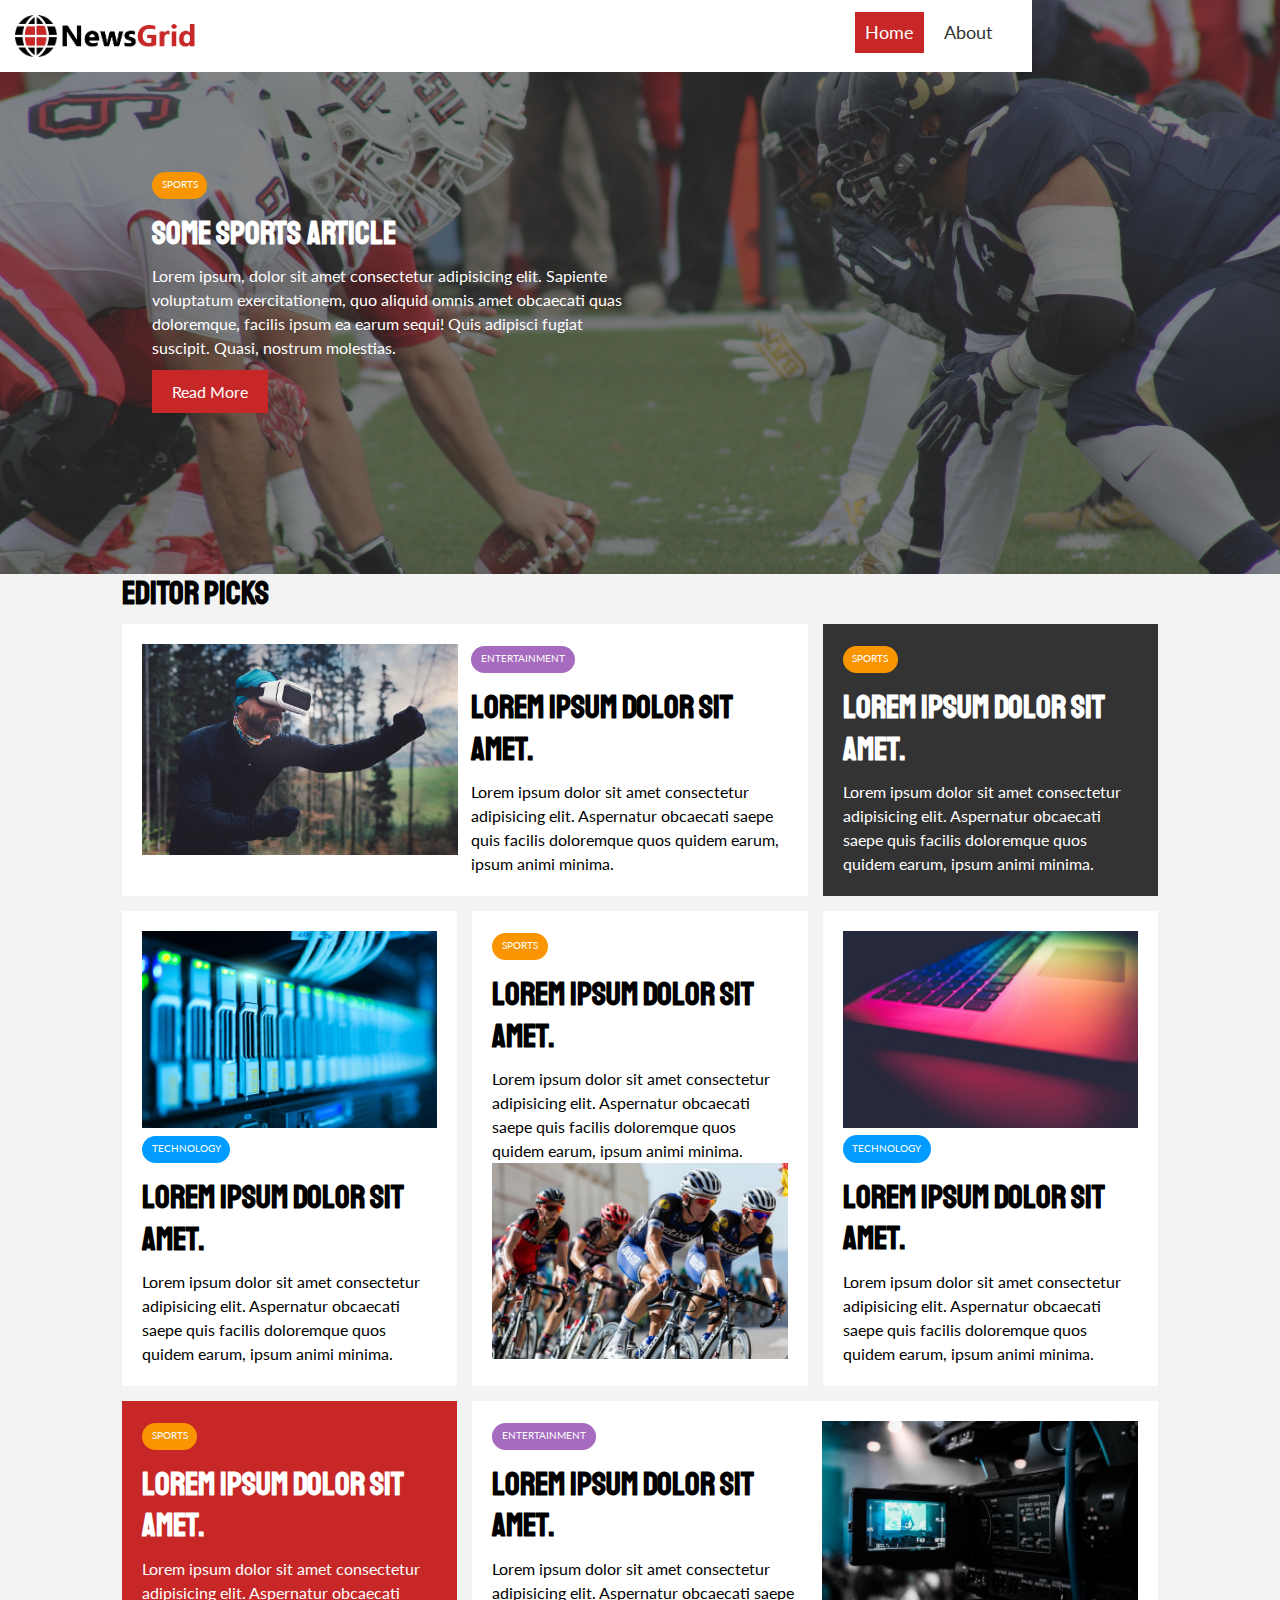
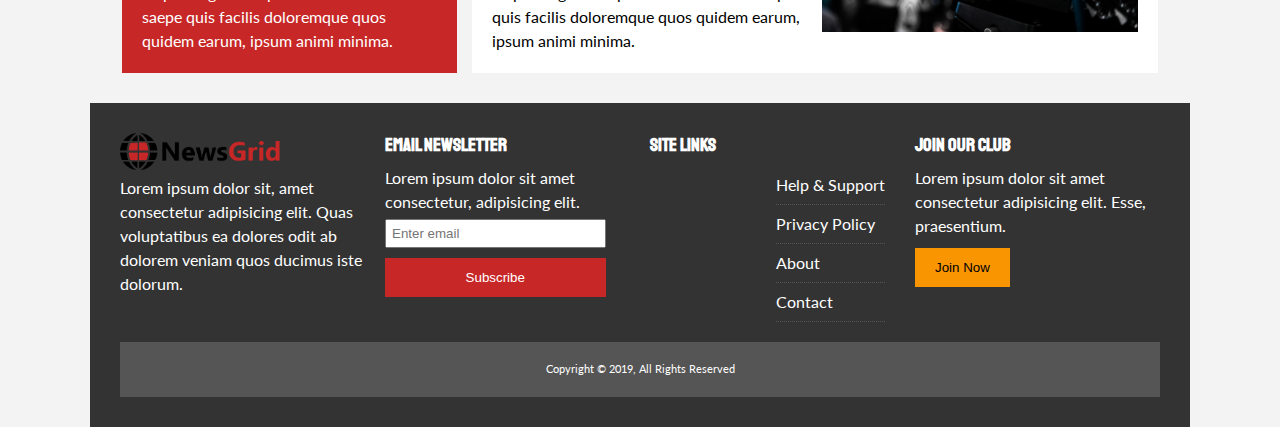
<file: index.html>
<!DOCTYPE html>
<html lang="en">
<head>
    <meta charset="UTF-8">
    <meta http-equiv="X-UA-Compatible" content="IE=edge">
    <meta name="viewport" content="width=device-width, initial-scale=1.0">
    <title>Document</title>
    <link rel="stylesheet" href="https://use.fontawesome.com/releases/v5.6.3/css/all.css" integrity="sha384-UHRtZLI+pbxtHCWp1t77Bi1L4ZtiqrqD80Kn4Z8NTSRyMA2Fd33n5dQ8lWUE00s/" crossorigin="anonymous">
    <link href="https://fonts.googleapis.com/css?family=Lato|Staatliches" rel="stylesheet">
    <link rel="stylesheet" href="style.css">
    <link rel="shortcut icon" type="image/x-icon" href="favicon.ico">
    <title>NewsGrid </title>
</head>
<body>
    <navbar id="navbar">
    <div class="container">
        <img src="img/logo.png">
        <div class="icon"> 
            <a href=""><i class="fab fa-facebook fa-2x"></i></a>
            <a href=""><i class="fab fa-twitter fa-2x"></i></a>
            <a href=""><i class="fab fa-instagram fa-2x"></i></a>
            <a href=""><i class="fab fa-youtube fa-2x"></i></a>
        </div>
        <ul>
            <li><a href="index.html" class="current">Home</a></li>
            <li><a href="about.html">About</a></li>
        </ul>
    </div>
    </navbar>
    <section id="showcase">
        <div class="container">
            <div class="sportscontainer">
            <div class="sport">
                <div class="category category1">SPORTS</div>
                <h1>Some Sports Article</h1>
                <p>Lorem ipsum, dolor sit amet consectetur adipisicing elit. Sapiente voluptatum exercitationem, quo aliquid omnis amet obcaecati quas doloremque, facilis ipsum ea earum sequi! Quis adipisci fugiat suscipit. Quasi, nostrum molestias.</p>
                <a href="article.html" class="btn btn1">Read More</a>
            </div>
            </div>
        </div>
    </section>
    <section id="#editor">
        <div class="container">
            <h1>EDITOR PICKS</h1>
            <div class="grid">
                <article class="card">
                    <img src="img/articles/ent1.jpg">
                <div>
                    <div class="category category2">ENTERTAINMENT</div>
                    <h1>Lorem ipsum dolor sit amet.</h1>
                    <p>Lorem ipsum dolor sit amet consectetur adipisicing elit. Aspernatur obcaecati saepe quis facilis doloremque quos quidem earum, ipsum animi minima.</p>
                </div>
                </article>
                <article class="card card1">
                    <div class="category category1">SPORTS</div>
                    <h1>Lorem ipsum dolor sit amet.</h1>
                    <p>Lorem ipsum dolor sit amet consectetur adipisicing elit. Aspernatur obcaecati saepe quis facilis doloremque quos quidem earum, ipsum animi minima.</p>
                </article>
                <article class="card">
                    <img src="img/articles/tech1.jpg">
                    <div class="category category3">TECHNOLOGY</div>
                    <h1>Lorem ipsum dolor sit amet.</h1>
                    <p>Lorem ipsum dolor sit amet consectetur adipisicing elit. Aspernatur obcaecati saepe quis facilis doloremque quos quidem earum, ipsum animi minima.</p>
                </article>
                <article class="card">
                    <div class="category category1">SPORTS</div>
                    <h1>Lorem ipsum dolor sit amet.</h1>
                    <p>Lorem ipsum dolor sit amet consectetur adipisicing elit. Aspernatur obcaecati saepe quis facilis doloremque quos quidem earum, ipsum animi minima.</p>
                    <img src="img/articles/sports1.jpg">
                </article>
                <article class="card">
                    <img src="img/articles/tech2.jpg">
                    <div class="category category3">TECHNOLOGY</div>
                    <h1>Lorem ipsum dolor sit amet.</h1>
                    <p>Lorem ipsum dolor sit amet consectetur adipisicing elit. Aspernatur obcaecati saepe quis facilis doloremque quos quidem earum, ipsum animi minima.</p>
                </article>
                <article class="card card2">
                    <div class="category category1">SPORTS</div>
                    <h1>Lorem ipsum dolor sit amet.</h1>
                    <p>Lorem ipsum dolor sit amet consectetur adipisicing elit. Aspernatur obcaecati saepe quis facilis doloremque quos quidem earum, ipsum animi minima.</p>
                
                </article>
                <article class="card">
                    <div>
                    <div class="category category2">ENTERTAINMENT</div>
                    <h1>Lorem ipsum dolor sit amet.</h1>
                    <p>Lorem ipsum dolor sit amet consectetur adipisicing elit. Aspernatur obcaecati saepe quis facilis doloremque quos quidem earum, ipsum animi minima.</p>
                    </div>
                    <img src="img/articles/ent2.jpg">
                </article>    
            </div>
        </div>  
    </section>
    <footer class="footer">
        <div class="container footercont">
            <div class="foot"> 
                <img src="img/logo.png">
                <p>Lorem ipsum dolor sit, amet consectetur adipisicing elit. Quas voluptatibus ea dolores odit ab dolorem veniam quos ducimus iste dolorum.</p>
            </div>
            <div class="foot"> 
                <h3>EMAIL NEWSLETTER</h3>
                <p>Lorem ipsum dolor sit amet consectetur, adipisicing elit.</p>
                <input class="see1" type="text" placeholder="Enter email">
                <input type="button" value="Subscribe" class="btn btn1 see">
            </div>
            <div class="foot">
               <h3>SITE LINKS</h3>
               <ul>
                   <li>Help & Support</li>
                   <li>Privacy Policy</li>
                   <li>About</li>
                   <li>Contact</li>
               </ul>
            </div>
            <div class="foot">
                <h3>JOIN OUR CLUB</h3>
                <p>Lorem ipsum dolor sit amet consectetur adipisicing elit. Esse, praesentium.</p>
                <input type="button" value="Join Now" class="btn btn2">
            </div>

            <div class="last">
                <p>Copyright © 2019, All Rights Reserved</p>
            </div>
        </div>
    </footer>
</body>
</html>
</file>
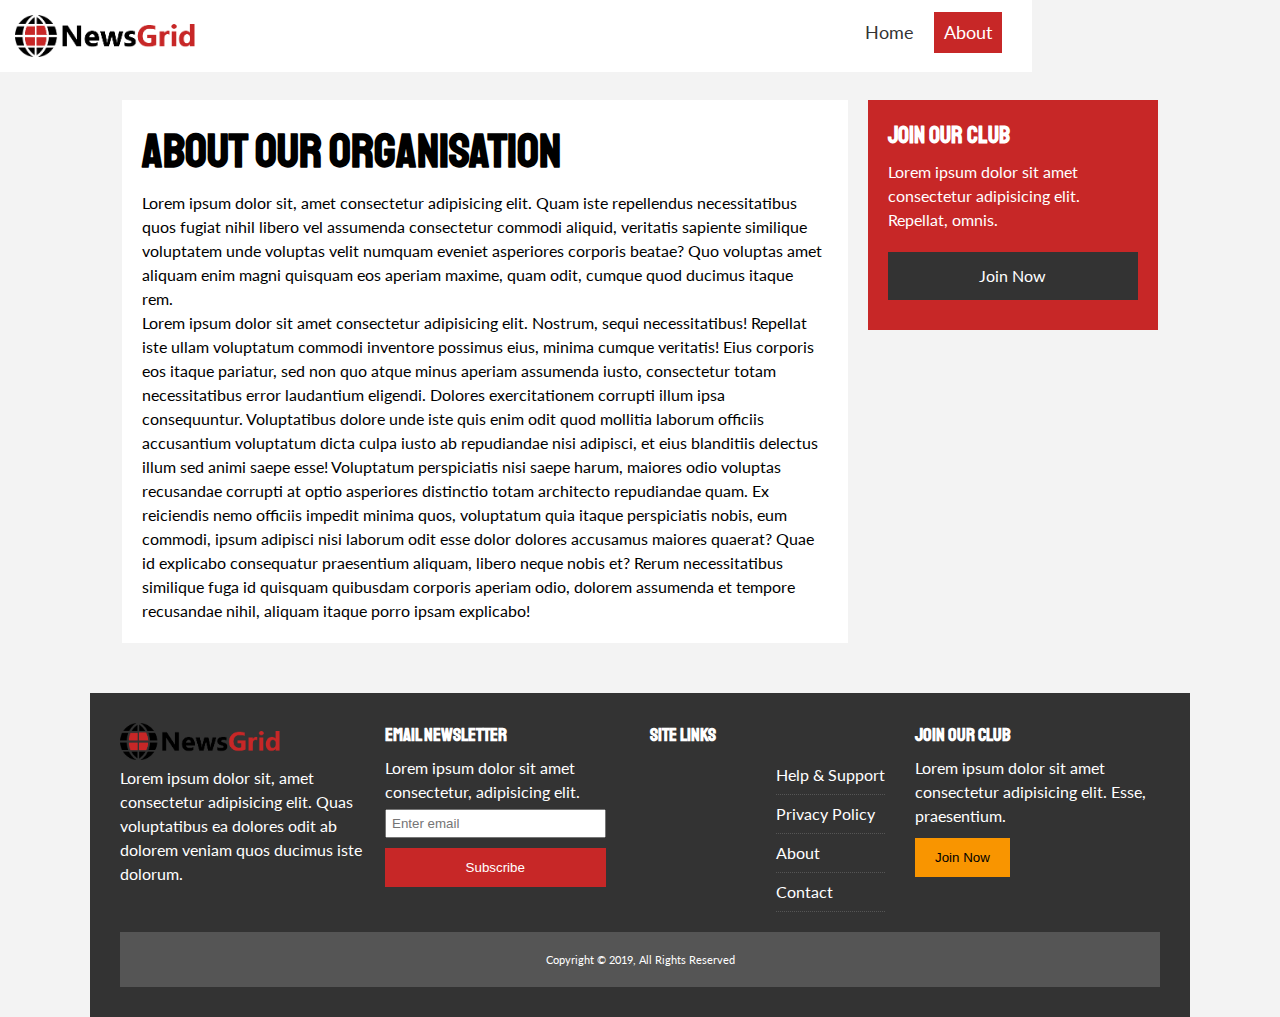
<file: about.html>
<!DOCTYPE html>
<html lang="en">
<head>
    <meta charset="UTF-8">
    <meta http-equiv="X-UA-Compatible" content="IE=edge">
    <meta name="viewport" content="width=device-width, initial-scale=1.0">
    <title>Document</title>
    <link rel="stylesheet" href="https://use.fontawesome.com/releases/v5.6.3/css/all.css" integrity="sha384-UHRtZLI+pbxtHCWp1t77Bi1L4ZtiqrqD80Kn4Z8NTSRyMA2Fd33n5dQ8lWUE00s/" crossorigin="anonymous">
    <link href="https://fonts.googleapis.com/css?family=Lato|Staatliches" rel="stylesheet">
    <link rel="stylesheet" href="style.css">
    <link rel="shortcut icon" type="image/x-icon" href="favicon.ico">
    <title>NewsGrid | Latest News</title>
</head>
<body>
    <navbar id="navbar">
    <div class="container">
        <img src="img/logo.png">
        <div class="icon"> 
            <a href=""><i class="fab fa-facebook fa-2x"></i></a>
            <a href=""><i class="fab fa-twitter fa-2x"></i></a>
            <a href=""><i class="fab fa-instagram fa-2x"></i></a>
            <a href=""><i class="fab fa-youtube fa-2x"></i></a>
        </div>
        <ul>
            <li><a href="index.html">Home</a></li>
            <li><a href="about.html" class="current">About</a></li>
        </ul>
    </div>
    </navbar>

    <section>
        <div class="container">
            <div class="do">
                <div class="about">
                    <h1>ABOUT OUR ORGANISATION</h1>
                    <p>Lorem ipsum dolor sit, amet consectetur adipisicing elit. Quam iste repellendus necessitatibus quos fugiat nihil libero vel assumenda consectetur commodi aliquid, veritatis sapiente similique voluptatem unde voluptas velit numquam eveniet asperiores corporis beatae? Quo voluptas amet aliquam enim magni quisquam eos aperiam maxime, quam odit, cumque quod ducimus itaque rem.</p>
                    <p>Lorem ipsum dolor sit amet consectetur adipisicing elit. Nostrum, sequi necessitatibus! Repellat iste ullam voluptatum commodi inventore possimus eius, minima cumque veritatis! Eius corporis eos itaque pariatur, sed non quo atque minus aperiam assumenda iusto, consectetur totam necessitatibus error laudantium eligendi. Dolores exercitationem corrupti illum ipsa consequuntur. Voluptatibus dolore unde iste quis enim odit quod mollitia laborum officiis accusantium voluptatum dicta culpa iusto ab repudiandae nisi adipisci, et eius blanditiis delectus illum sed animi saepe esse! Voluptatum perspiciatis nisi saepe harum, maiores odio voluptas recusandae corrupti at optio asperiores distinctio totam architecto repudiandae quam. Ex reiciendis nemo officiis impedit minima quos, voluptatum quia itaque perspiciatis nobis, eum commodi, ipsum adipisci nisi laborum odit esse dolor dolores accusamus maiores quaerat? Quae id explicabo consequatur praesentium aliquam, libero neque nobis et? Rerum necessitatibus similique fuga id quisquam quibusdam corporis aperiam odio, dolorem assumenda et tempore recusandae nihil, aliquam itaque porro ipsam explicabo!</p>
                </div>
                <div class="red">
                    <h2>JOIN OUR CLUB</h2>
                    <p>Lorem ipsum dolor sit amet consectetur adipisicing elit. Repellat, omnis.</p>
                    <a href="#" class="btn btnnew">Join Now</a>
                </div>
            </div>

        </div>
    </section>



    <footer class="footer">
        <div class="container footercont">
            <div class="foot"> 
                <img src="img/logo.png">
                <p>Lorem ipsum dolor sit, amet consectetur adipisicing elit. Quas voluptatibus ea dolores odit ab dolorem veniam quos ducimus iste dolorum.</p>
            </div>
            <div class="foot"> 
                <h3>EMAIL NEWSLETTER</h3>
                <p>Lorem ipsum dolor sit amet consectetur, adipisicing elit.</p>
                <input class="see1" type="text" placeholder="Enter email">
                <input type="button" value="Subscribe" class="btn btn1 see">
            </div>
            <div class="foot">
               <h3>SITE LINKS</h3>
               <ul>
                   <li>Help & Support</li>
                   <li>Privacy Policy</li>
                   <li>About</li>
                   <li>Contact</li>
               </ul>
            </div>
            <div class="foot">
                <h3>JOIN OUR CLUB</h3>
                <p>Lorem ipsum dolor sit amet consectetur adipisicing elit. Esse, praesentium.</p>
                <input type="button" value="Join Now" class="btn btn2">
            </div>

            <div class="last">
                <p>Copyright © 2019, All Rights Reserved</p>
            </div>
        </div>
    </footer>
</body>
</html>
</file>
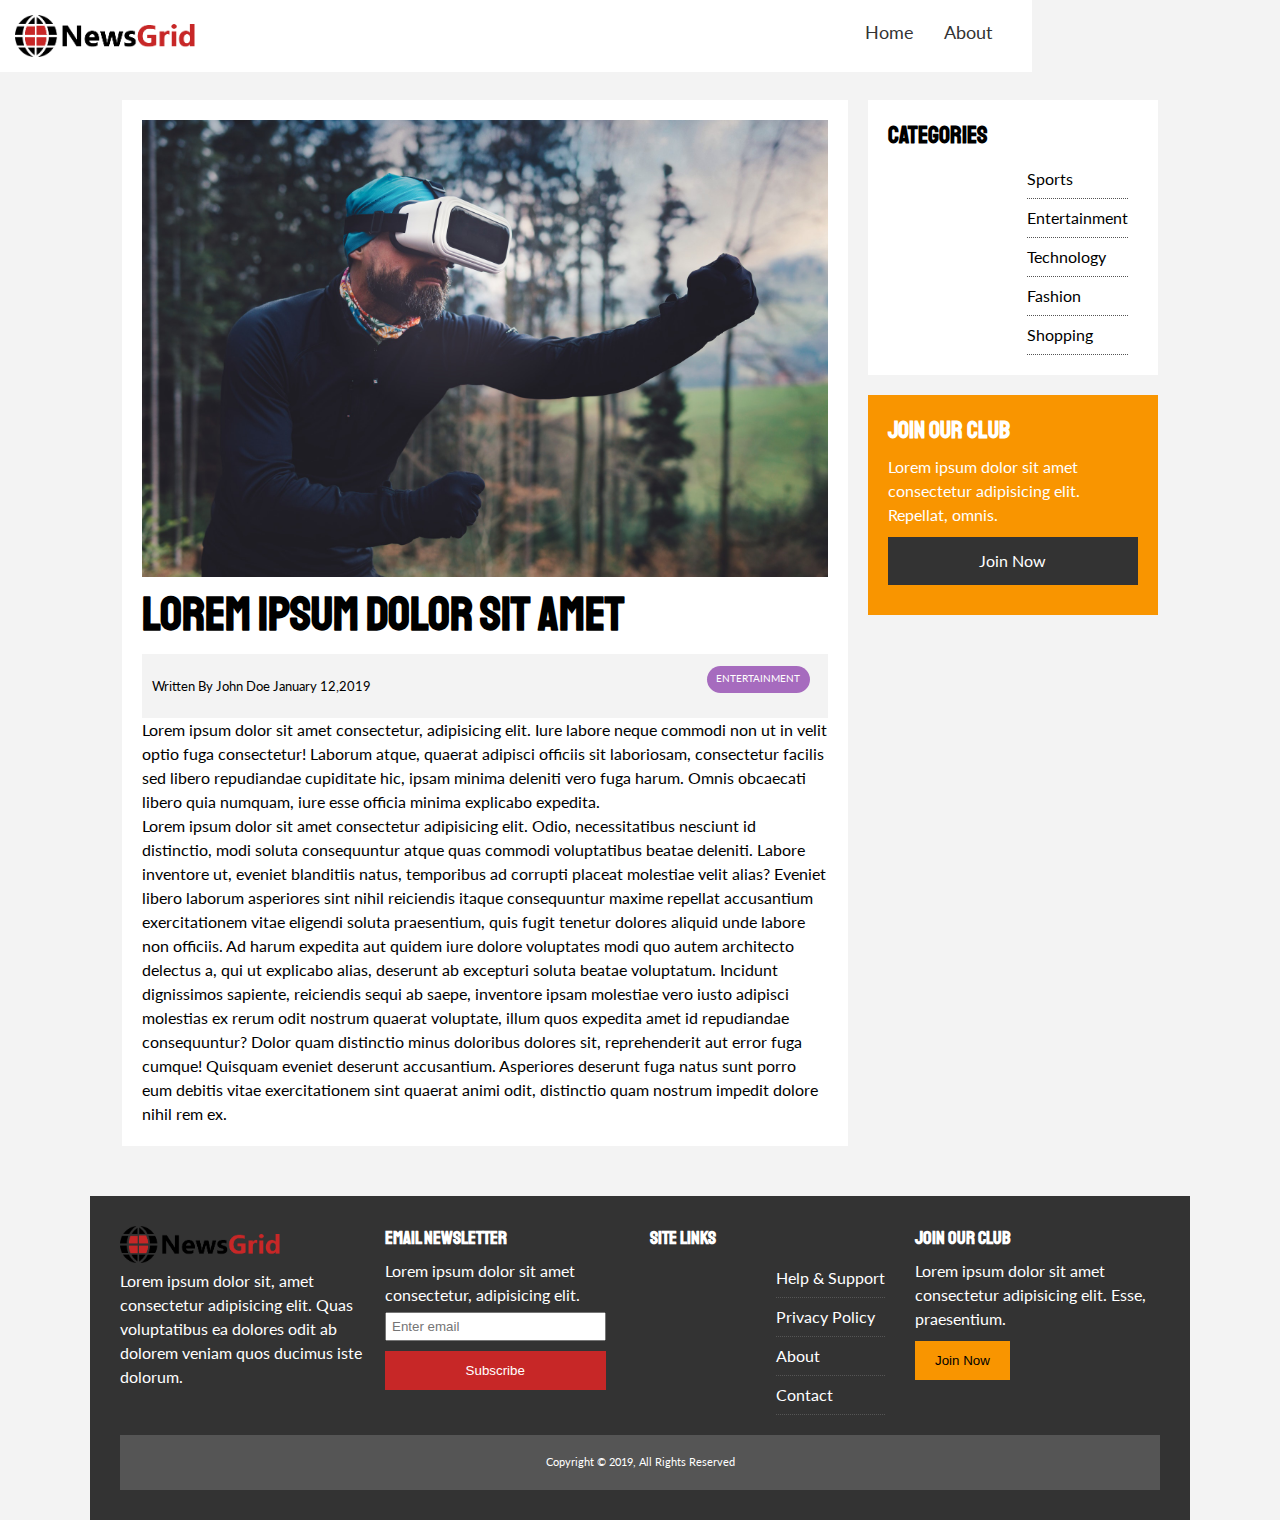
<file: article.html>
<!DOCTYPE html>
<html lang="en">
<head>
    <meta charset="UTF-8">
    <meta http-equiv="X-UA-Compatible" content="IE=edge">
    <meta name="viewport" content="width=device-width, initial-scale=1.0">
    <title>Document</title>
    <link rel="stylesheet" href="https://use.fontawesome.com/releases/v5.6.3/css/all.css" integrity="sha384-UHRtZLI+pbxtHCWp1t77Bi1L4ZtiqrqD80Kn4Z8NTSRyMA2Fd33n5dQ8lWUE00s/" crossorigin="anonymous">
    <link href="https://fonts.googleapis.com/css?family=Lato|Staatliches" rel="stylesheet">
    <link rel="stylesheet" href="style.css">
    <link rel="shortcut icon" type="image/x-icon" href="favicon.ico">
    <title>NewsGrid | Latest News</title>
</head>
<body>
    <navbar id="navbar">
    <div class="container">
        <img src="img/logo.png">
        <div class="icon"> 
            <a href=""><i class="fab fa-facebook fa-2x"></i></a>
            <a href=""><i class="fab fa-twitter fa-2x"></i></a>
            <a href=""><i class="fab fa-instagram fa-2x"></i></a>
            <a href=""><i class="fab fa-youtube fa-2x"></i></a>
        </div>
        <ul>
            <li><a href="index.html">Home</a></li>
            <li><a href="about.html">About</a></li>
        </ul>
    </div>
    </navbar>
    <section class="check">
        <div class="container">
            <div class="do">
                <div class="lastg">
                    <img src="img/articles/ent1.jpg">
                    <h1>LOREM IPSUM DOLOR SIT AMET</h1>
                    <div class="written">
                        <p><i class="fas fa-user"></i> Written By John Doe January 12,2019</p>
                        <div>
                            <div class="category category2 one">ENTERTAINMENT</div>
                        </div>
                        </div>
                    <p>Lorem ipsum dolor sit amet consectetur, adipisicing elit. Iure labore neque commodi non ut in velit optio fuga consectetur! Laborum atque, quaerat adipisci officiis sit laboriosam, consectetur facilis sed libero repudiandae cupiditate hic, ipsam minima deleniti vero fuga harum. Omnis obcaecati libero quia numquam, iure esse officia minima explicabo expedita.</p>
                    <p>Lorem ipsum dolor sit amet consectetur adipisicing elit. Odio, necessitatibus nesciunt id distinctio, modi soluta consequuntur atque quas commodi voluptatibus beatae deleniti. Labore inventore ut, eveniet blanditiis natus, temporibus ad corrupti placeat molestiae velit alias? Eveniet libero laborum asperiores sint nihil reiciendis itaque consequuntur maxime repellat accusantium exercitationem vitae eligendi soluta praesentium, quis fugit tenetur dolores aliquid unde labore non officiis. Ad harum expedita aut quidem iure dolore voluptates modi quo autem architecto delectus a, qui ut explicabo alias, deserunt ab excepturi soluta beatae voluptatum. Incidunt dignissimos sapiente, reiciendis sequi ab saepe, inventore ipsam molestiae vero iusto adipisci molestias ex rerum odit nostrum quaerat voluptate, illum quos expedita amet id repudiandae consequuntur? Dolor quam distinctio minus doloribus dolores sit, reprehenderit aut error fuga cumque! Quisquam eveniet deserunt accusantium. Asperiores deserunt fuga natus sunt porro eum debitis vitae exercitationem sint quaerat animi odit, distinctio quam nostrum impedit dolore nihil rem ex.</p>
                </div>
                <div class="foot lastg">
                    <h2>CATEGORIES</h2>
                    <ul>
                        <li><i class="fas fa-chevron-right"></i> Sports</li>
                        <li><i class="fas fa-chevron-right"></i> Entertainment</li>
                        <li><i class="fas fa-chevron-right"></i> Technology</li>
                        <li><i class="fas fa-chevron-right"></i> Fashion</li>
                        <li><i class="fas fa-chevron-right"></i> Shopping</li>
                    </ul>
                </div>
                <div class="yellow">
                    <h2>JOIN OUR CLUB</h2>
                    <p>Lorem ipsum dolor sit amet consectetur adipisicing elit. Repellat, omnis.</p>
                    <a href="#" class="btn btnnew">Join Now</a>
                </div>
            </div>
        </div>
    </section>
    <footer class="footer">
        <div class="container footercont">
            <div class="foot"> 
                <img src="img/logo.png">
                <p>Lorem ipsum dolor sit, amet consectetur adipisicing elit. Quas voluptatibus ea dolores odit ab dolorem veniam quos ducimus iste dolorum.</p>
            </div>
            <div class="foot"> 
                <h3>EMAIL NEWSLETTER</h3>
                <p>Lorem ipsum dolor sit amet consectetur, adipisicing elit.</p>
                <input class="see1" type="text" placeholder="Enter email">
                <input type="button" value="Subscribe" class="btn btn1 see">
            </div>
            <div class="foot">
               <h3>SITE LINKS</h3>
               <ul>
                   <li>Help & Support</li>
                   <li>Privacy Policy</li>
                   <li>About</li>
                   <li>Contact</li>
               </ul>
            </div>
            <div class="foot">
                <h3>JOIN OUR CLUB</h3>
                <p>Lorem ipsum dolor sit amet consectetur adipisicing elit. Esse, praesentium.</p>
                <input type="button" value="Join Now" class="btn btn2">
            </div>

            <div class="last">
                <p>Copyright © 2019, All Rights Reserved</p>
            </div>
        </div>
    </footer>
</body>
</html>
</file>
<file: style.css>
*{
    margin:0;
    padding:0;
    box-sizing: border-box;
}
:root {
    --primary-color: #c72727;
    --secondary-color: #f99500;
    --light-color: #f3f3f3;
    --dark-color: #333;
    --max-width: 1100px;
  }
  .category {
    --sports-color: #f99500;
    --ent-color: #a66bbe;
    --tech-color: #009cff;
  }
  body {
    font-family: 'Lato', sans-serif;
    line-height: 1.5;
    background: var(--light-color);
  }
  
ul{
    list-style-type: none;
}
a{
    text-decoration: none;
    color:#333;
}
img{
    width:100%;
}
h1, h2, h3, h4, h5, h6 {
    font-family: 'Staatliches', cursive;
    margin-bottom: .55rem;
    line-height: 1.3;
  }
  .container{
    max-width:var(--max-width);
    margin:auto;
    overflow:hidden;
    padding:0 2rem;
  }
#navbar{
  background: #fff;
  position:fixed;
  z-index:2;
  top:0;
}
  
  #navbar .container{
  display:grid;
  grid-template-columns: 3fr 2fr 1fr;
  padding:15px;
}

#navbar .container img{
  width:180px;
}

.container ul{
  justify-self:end;
  display:flex;
  margin-right:10px;
}
.container ul li{
  padding:5px;
}
.container ul li a{
  padding:10px;
  font-size:1.1rem;
}
#navbar .current
{
  background-color: var(--primary-color);
  color:#fff;
}  
#navbar .icon{
  justify-self:center;
}
#navbar i{
  padding:5px;
  color:#777;
}
.container ul li a:hover{
  background-color: var(--light-color);
  color:var(--dark-color);
}
#showcase{
  color: white;
  background-color: #333;
  padding:2rem;
  position:relative;
  z-index:1;
}
#showcase::before{
  content:'';
  background: url(img/featured.jpg) no-repeat center center/cover;
  position:absolute;
  top:0;
  left:0;
  width:100%;
  height:100%;
  opacity:0.4;
  z-index:-1;

}
#showcase a{
  color:white;
}
.sportscontainer{
  display:grid;
  grid-template-columns: repeat(2,1fr);
  justify-content: center;
  align-items: center;
  height: 50vh;
  margin:30px;
  
}
.category{
  display:inline-block;
  font-size: 0.6rem;
  border-radius:15px;
  padding:0.4rem 0.6rem;
  margin-bottom:15px;
  color:#fff;
}
.category1{
  background-color: var(--secondary-color);

}
.sport h1{
  font-size: 2rem;
}
.sport p{
  margin-bottom: 20px;
}
.btn{
  padding:12px 20px;
  margin:10px 0px;
  border:0px solid blue;
}
.btn1{
  background-color: var(--primary-color);
}
.btn:hover{
  opacity:0.9;
}
.category2{
  background-color: var(--ent-color);
}
.category3{
  background-color: var(--tech-color);
}
.grid{
  display: grid;
  grid-template-columns: repeat(3,1fr);
  grid-gap:15px;
  background-color:var(--light-color);
  margin-bottom:30px;
}
.grid > *:first-child,
.grid > *:last-child {
  display: grid;
  grid-template-columns: repeat(2,1fr);
  grid-gap:13px;
  grid-column: 1 / span 2;
}
.card{
  background-color:white;
  padding: 20px;
}
.grid > *:last-child{
  grid-column: 2 / span 2;
}
.card1{
  background-color: #333;
  color:white;
  
}
.card2{
  background-color: var(--primary-color);
  color:white;
}

footer img{
  width:160px;
}
.btn2{
  background-color: var(--secondary-color);
}
.footercont{
  background-color: #333;
  color:#fff;
  padding:30px;
  display:grid;
  grid-template-columns: repeat(4,1fr);
  grid-gap:20px;
}



footer .foot input[type='email'] {
  width: 90%;
  padding: 0.5rem;
  margin-bottom: 0.5rem;
  
}

.foot input[type='submit'] {
  width: 90%;
}
.foot ul{
  display:grid;
  grid-template-rows: repeat(4,1fr);
}
.foot ul li{
  padding:7px 0px;
  border-bottom:#555 1px dotted ;
}
.see{
  width:90%;
  color:white;
}
.see1{
  width:90%;
  padding:5px;
  margin-top:5px;
}
footer .container > *:last-child{
  grid-column: 1 / span 4;
  text-align: center;
  background-color: #555;
  padding:1.2rem;
}
footer .container > *:last-child p{
  font-size: 0.7rem;
}
.btnnew{
  background-color: #333;
  color:white;
  text-align: center;
  width:100%;
  display: inline-block;
}
.do a{
  width:100%;
}
.do{
  display:grid;
  grid-template-columns: 5fr 2fr;
  grid-gap:20px;
  margin-top:100px;
  margin-bottom:50px;
}
.do div:first-child{
  grid-row: 1 / span 4 ;
}
.red{
  background: var(--primary-color);
  padding:20px;
  color: white;
}
.red p{
  margin-bottom: 10px;
}
section .about{
  background-color: white;
  padding:20px;
}
.about h1,.lastg h1{
  font-size: 3rem;
}


.lastg{
  padding:20px;
  background-color: white;
}


.yellow{
  background: var(--secondary-color);
  padding:20px;
  color: white;
}
.written p{
  font-size: 0.8rem;
}
.written{
  width:100%;
  background-color: var(--light-color);
  display: grid;
  grid-template-columns: 5fr 1fr;
  align-items: center;
  justify-content: center;
  padding:10px;

}
.written a{
  text-align: center;
}
</file>
